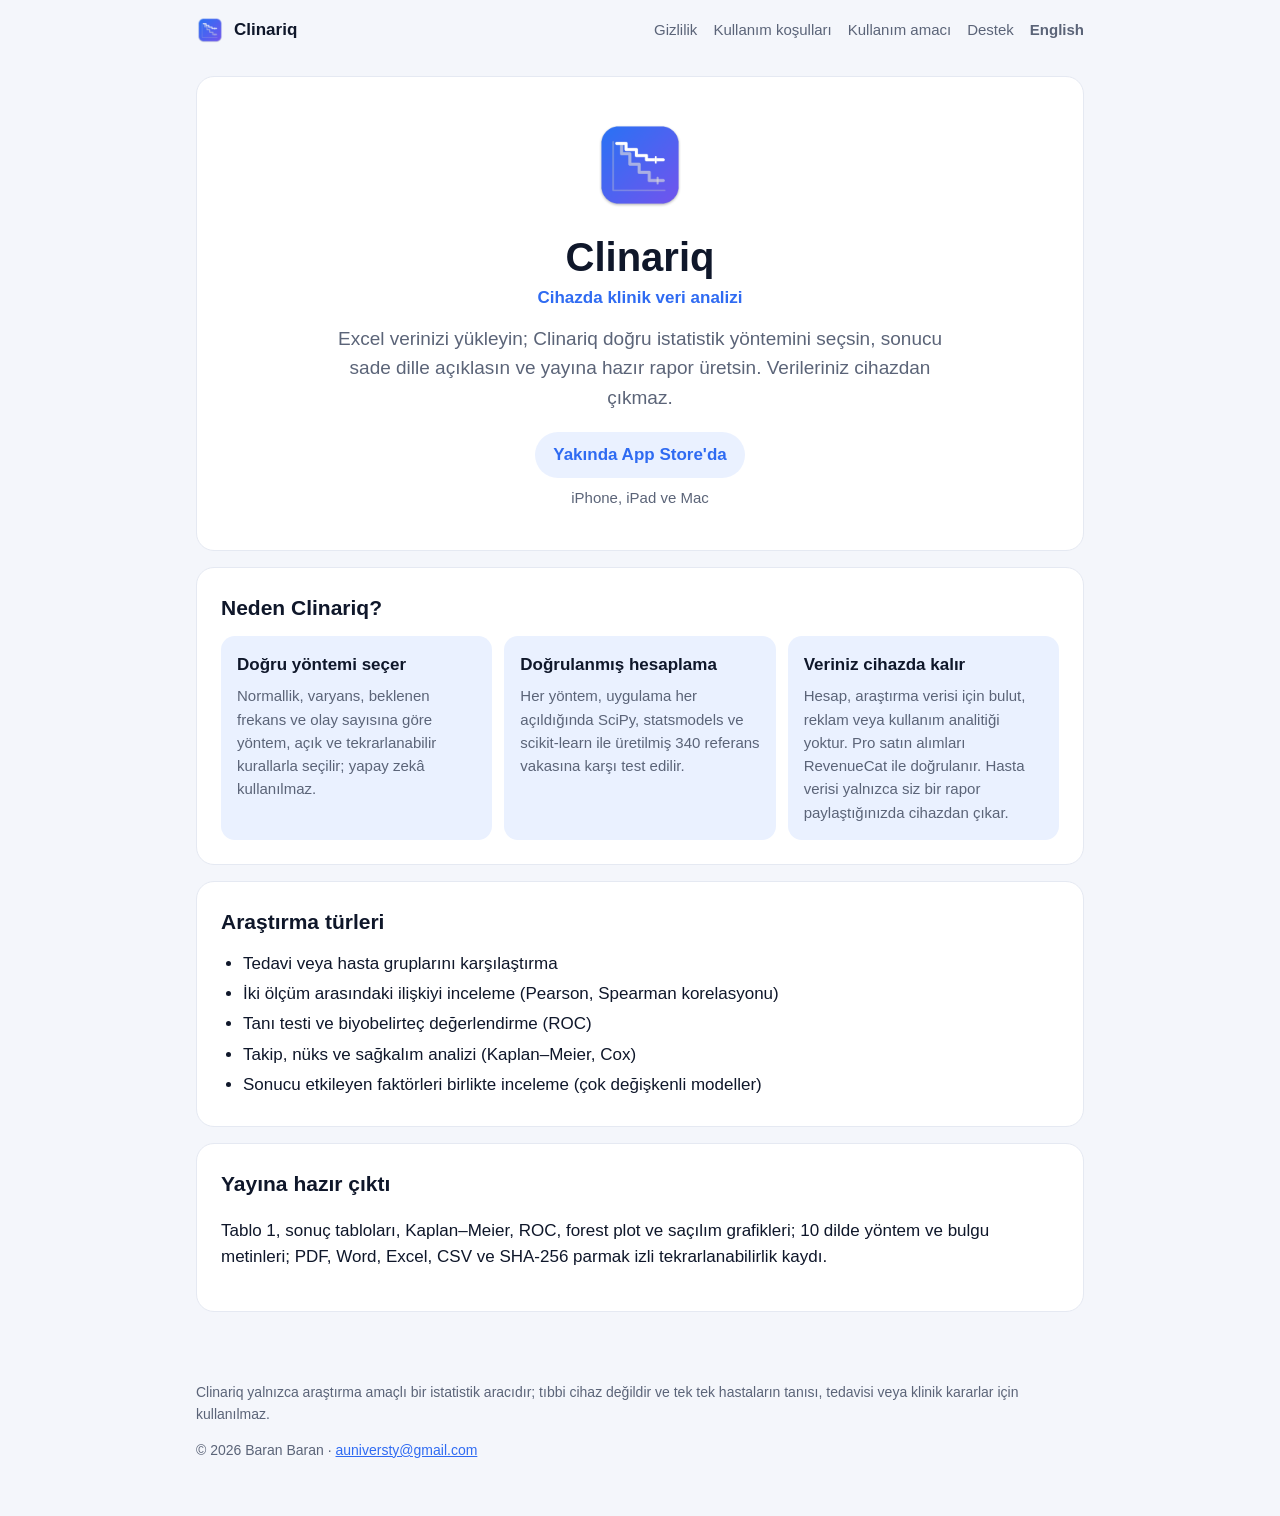
<file: index.html>
<!doctype html>
<html lang="tr">
<head>
<meta charset="utf-8">
<meta name="viewport" content="width=device-width, initial-scale=1">
<title>Clinariq</title>
<meta name="description" content="Excel verinizi yükleyin; Clinariq doğru istatistik yöntemini seçsin, sonucu sade dille açıklasın ve yayına hazır rapor üretsin. Verileriniz cihazdan çıkmaz.">
<link rel="icon" href="icon.png">
<link rel="apple-touch-icon" href="icon.png">
<link rel="stylesheet" href="styles.css">
</head>
<body>
<header class="bar">
  <a class="brand" href="index.html"><img src="icon.png" alt="" width="28" height="28">Clinariq</a>
  <nav><a href="privacy.html">Gizlilik</a><a href="terms.html">Kullanım koşulları</a><a href="intended-use.html">Kullanım amacı</a><a href="support.html">Destek</a><a class="lang" href="en/index.html" hreflang="en">English</a></nav>
</header>
<main>
<section class="hero">
  <img src="icon.png" alt="" width="96" height="96">
  <h1>Clinariq</h1>
  <p class="subtitle">Cihazda klinik veri analizi</p>
  <p class="lead">Excel verinizi yükleyin; Clinariq doğru istatistik yöntemini seçsin, sonucu sade dille açıklasın ve yayına hazır rapor üretsin. Verileriniz cihazdan çıkmaz.</p>
  <div class="cta"><span class="pill">Yakında App Store'da</span><span class="muted">iPhone, iPad ve Mac</span></div>
</section>
<section>
  <h2>Neden Clinariq?</h2>
  <div class="grid"><div class="card"><h3>Doğru yöntemi seçer</h3><p>Normallik, varyans, beklenen frekans ve olay sayısına göre yöntem, açık ve tekrarlanabilir kurallarla seçilir; yapay zekâ kullanılmaz.</p></div><div class="card"><h3>Doğrulanmış hesaplama</h3><p>Her yöntem, uygulama her açıldığında SciPy, statsmodels ve scikit-learn ile üretilmiş 340 referans vakasına karşı test edilir.</p></div><div class="card"><h3>Veriniz cihazda kalır</h3><p>Hesap, araştırma verisi için bulut, reklam veya kullanım analitiği yoktur. Pro satın alımları RevenueCat ile doğrulanır. Hasta verisi yalnızca siz bir rapor paylaştığınızda cihazdan çıkar.</p></div></div>
</section>
<section>
  <h2>Araştırma türleri</h2>
  <ul class="checks"><li>Tedavi veya hasta gruplarını karşılaştırma</li><li>İki ölçüm arasındaki ilişkiyi inceleme (Pearson, Spearman korelasyonu)</li><li>Tanı testi ve biyobelirteç değerlendirme (ROC)</li><li>Takip, nüks ve sağkalım analizi (Kaplan–Meier, Cox)</li><li>Sonucu etkileyen faktörleri birlikte inceleme (çok değişkenli modeller)</li></ul>
</section>
<section>
  <h2>Yayına hazır çıktı</h2>
  <p>Tablo 1, sonuç tabloları, Kaplan–Meier, ROC, forest plot ve saçılım grafikleri; 10 dilde yöntem ve bulgu metinleri; PDF, Word, Excel, CSV ve SHA-256 parmak izli tekrarlanabilirlik kaydı.</p>
</section>
</main>
<footer>
  <p>Clinariq yalnızca araştırma amaçlı bir istatistik aracıdır; tıbbi cihaz değildir ve tek tek hastaların tanısı, tedavisi veya klinik kararlar için kullanılmaz.</p>
  <p>© 2026 Baran Baran · <a href="mailto:auniversty@gmail.com">auniversty@gmail.com</a></p>
</footer>
</body>
</html>
</file>
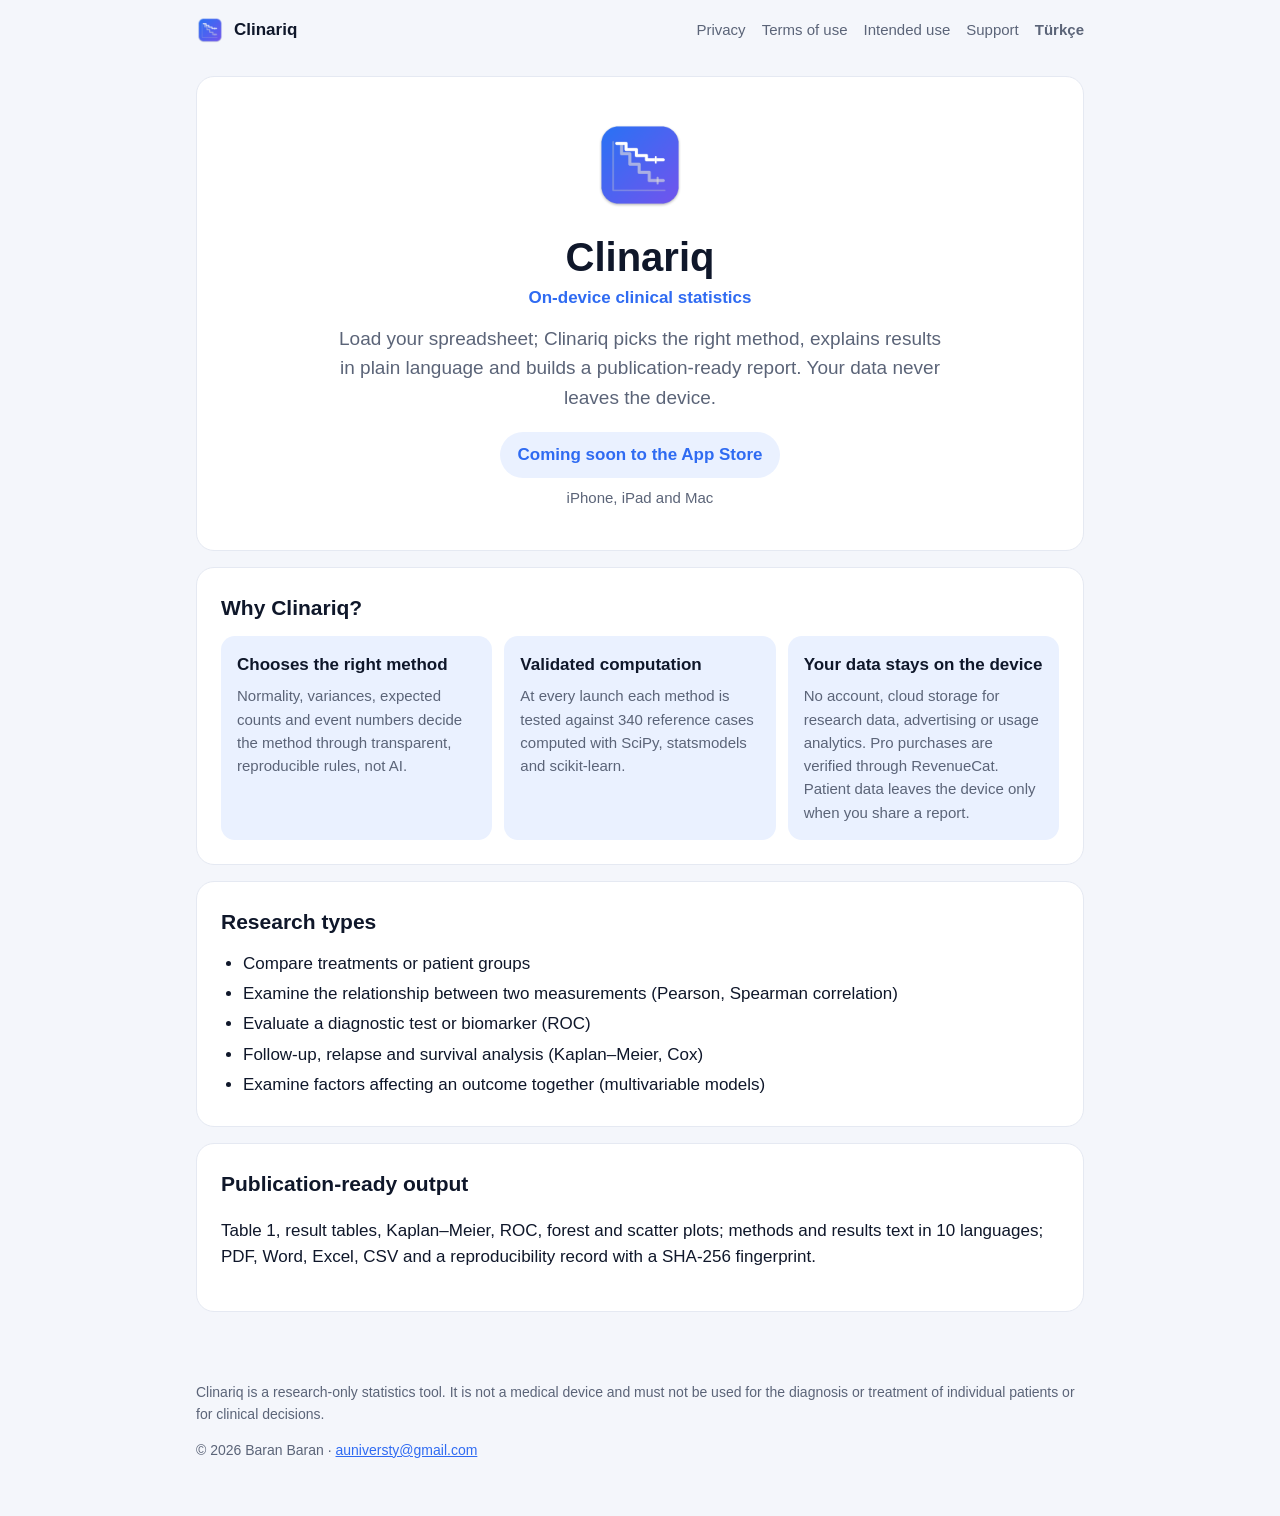
<file: en/index.html>
<!doctype html>
<html lang="en">
<head>
<meta charset="utf-8">
<meta name="viewport" content="width=device-width, initial-scale=1">
<title>Clinariq</title>
<meta name="description" content="Load your spreadsheet; Clinariq picks the right method, explains results in plain language and builds a publication-ready report. Your data never leaves the device.">
<link rel="icon" href="../icon.png">
<link rel="apple-touch-icon" href="../icon.png">
<link rel="stylesheet" href="../styles.css">
</head>
<body>
<header class="bar">
  <a class="brand" href="index.html"><img src="../icon.png" alt="" width="28" height="28">Clinariq</a>
  <nav><a href="privacy.html">Privacy</a><a href="terms.html">Terms of use</a><a href="intended-use.html">Intended use</a><a href="support.html">Support</a><a class="lang" href="../index.html" hreflang="tr">Türkçe</a></nav>
</header>
<main>
<section class="hero">
  <img src="../icon.png" alt="" width="96" height="96">
  <h1>Clinariq</h1>
  <p class="subtitle">On-device clinical statistics</p>
  <p class="lead">Load your spreadsheet; Clinariq picks the right method, explains results in plain language and builds a publication-ready report. Your data never leaves the device.</p>
  <div class="cta"><span class="pill">Coming soon to the App Store</span><span class="muted">iPhone, iPad and Mac</span></div>
</section>
<section>
  <h2>Why Clinariq?</h2>
  <div class="grid"><div class="card"><h3>Chooses the right method</h3><p>Normality, variances, expected counts and event numbers decide the method through transparent, reproducible rules, not AI.</p></div><div class="card"><h3>Validated computation</h3><p>At every launch each method is tested against 340 reference cases computed with SciPy, statsmodels and scikit-learn.</p></div><div class="card"><h3>Your data stays on the device</h3><p>No account, cloud storage for research data, advertising or usage analytics. Pro purchases are verified through RevenueCat. Patient data leaves the device only when you share a report.</p></div></div>
</section>
<section>
  <h2>Research types</h2>
  <ul class="checks"><li>Compare treatments or patient groups</li><li>Examine the relationship between two measurements (Pearson, Spearman correlation)</li><li>Evaluate a diagnostic test or biomarker (ROC)</li><li>Follow-up, relapse and survival analysis (Kaplan–Meier, Cox)</li><li>Examine factors affecting an outcome together (multivariable models)</li></ul>
</section>
<section>
  <h2>Publication-ready output</h2>
  <p>Table 1, result tables, Kaplan–Meier, ROC, forest and scatter plots; methods and results text in 10 languages; PDF, Word, Excel, CSV and a reproducibility record with a SHA-256 fingerprint.</p>
</section>
</main>
<footer>
  <p>Clinariq is a research-only statistics tool. It is not a medical device and must not be used for the diagnosis or treatment of individual patients or for clinical decisions.</p>
  <p>© 2026 Baran Baran · <a href="mailto:auniversty@gmail.com">auniversty@gmail.com</a></p>
</footer>
</body>
</html>
</file>
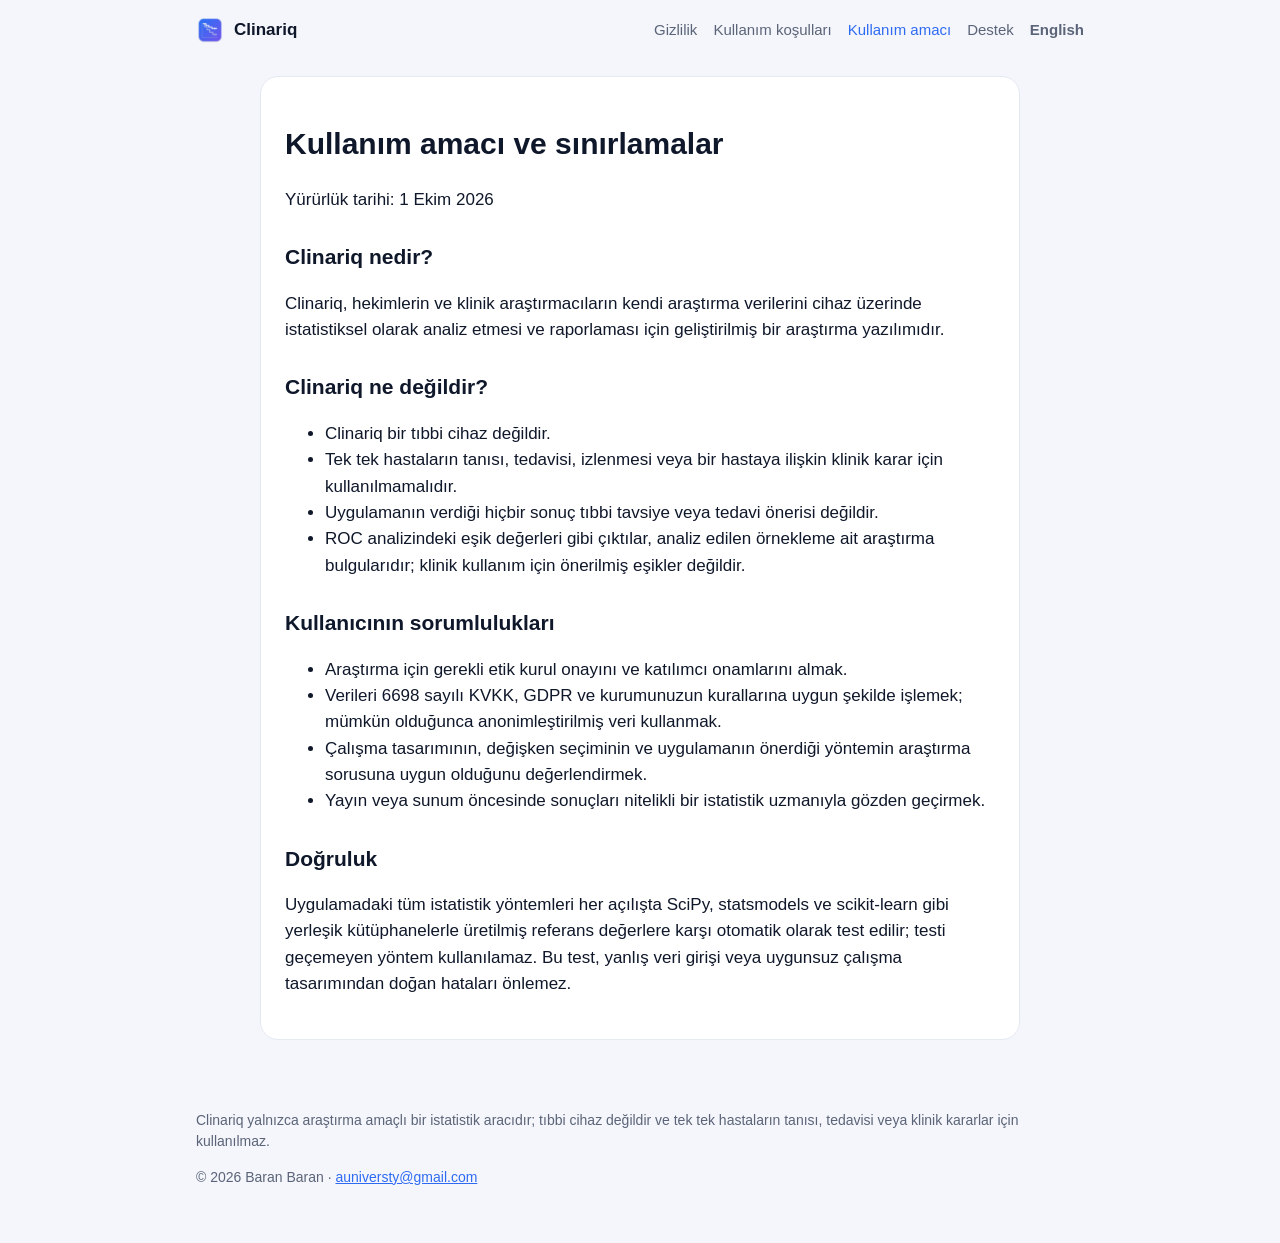
<file: intended-use.html>
<!doctype html>
<html lang="tr">
<head>
<meta charset="utf-8">
<meta name="viewport" content="width=device-width, initial-scale=1">
<title>Kullanım amacı ve sınırlamalar · Clinariq</title>
<meta name="description" content="Kullanım amacı ve sınırlamalar">
<link rel="icon" href="icon.png">
<link rel="apple-touch-icon" href="icon.png">
<link rel="stylesheet" href="styles.css">
</head>
<body>
<header class="bar">
  <a class="brand" href="index.html"><img src="icon.png" alt="" width="28" height="28">Clinariq</a>
  <nav><a href="privacy.html">Gizlilik</a><a href="terms.html">Kullanım koşulları</a><a href="intended-use.html" aria-current="page">Kullanım amacı</a><a href="support.html">Destek</a><a class="lang" href="en/intended-use.html" hreflang="en">English</a></nav>
</header>
<main>
<article>
<h1>Kullanım amacı ve sınırlamalar</h1>
<p>Yürürlük tarihi: 1 Ekim 2026</p>
<h2>Clinariq nedir?</h2>
<p>Clinariq, hekimlerin ve klinik araştırmacıların kendi araştırma verilerini cihaz üzerinde istatistiksel olarak analiz etmesi ve raporlaması için geliştirilmiş bir araştırma yazılımıdır.</p>
<h2>Clinariq ne değildir?</h2>
<ul>
<li>Clinariq bir tıbbi cihaz değildir.</li>
<li>Tek tek hastaların tanısı, tedavisi, izlenmesi veya bir hastaya ilişkin klinik karar için kullanılmamalıdır.</li>
<li>Uygulamanın verdiği hiçbir sonuç tıbbi tavsiye veya tedavi önerisi değildir.</li>
<li>ROC analizindeki eşik değerleri gibi çıktılar, analiz edilen örnekleme ait araştırma bulgularıdır; klinik kullanım için önerilmiş eşikler değildir.</li>
</ul>
<h2>Kullanıcının sorumlulukları</h2>
<ul>
<li>Araştırma için gerekli etik kurul onayını ve katılımcı onamlarını almak.</li>
<li>Verileri 6698 sayılı KVKK, GDPR ve kurumunuzun kurallarına uygun şekilde işlemek; mümkün olduğunca anonimleştirilmiş veri kullanmak.</li>
<li>Çalışma tasarımının, değişken seçiminin ve uygulamanın önerdiği yöntemin araştırma sorusuna uygun olduğunu değerlendirmek.</li>
<li>Yayın veya sunum öncesinde sonuçları nitelikli bir istatistik uzmanıyla gözden geçirmek.</li>
</ul>
<h2>Doğruluk</h2>
<p>Uygulamadaki tüm istatistik yöntemleri her açılışta SciPy, statsmodels ve scikit-learn gibi yerleşik kütüphanelerle üretilmiş referans değerlere karşı otomatik olarak test edilir; testi geçemeyen yöntem kullanılamaz. Bu test, yanlış veri girişi veya uygunsuz çalışma tasarımından doğan hataları önlemez.</p>
</article>
</main>
<footer>
  <p>Clinariq yalnızca araştırma amaçlı bir istatistik aracıdır; tıbbi cihaz değildir ve tek tek hastaların tanısı, tedavisi veya klinik kararlar için kullanılmaz.</p>
  <p>© 2026 Baran Baran · <a href="mailto:auniversty@gmail.com">auniversty@gmail.com</a></p>
</footer>
</body>
</html>
</file>
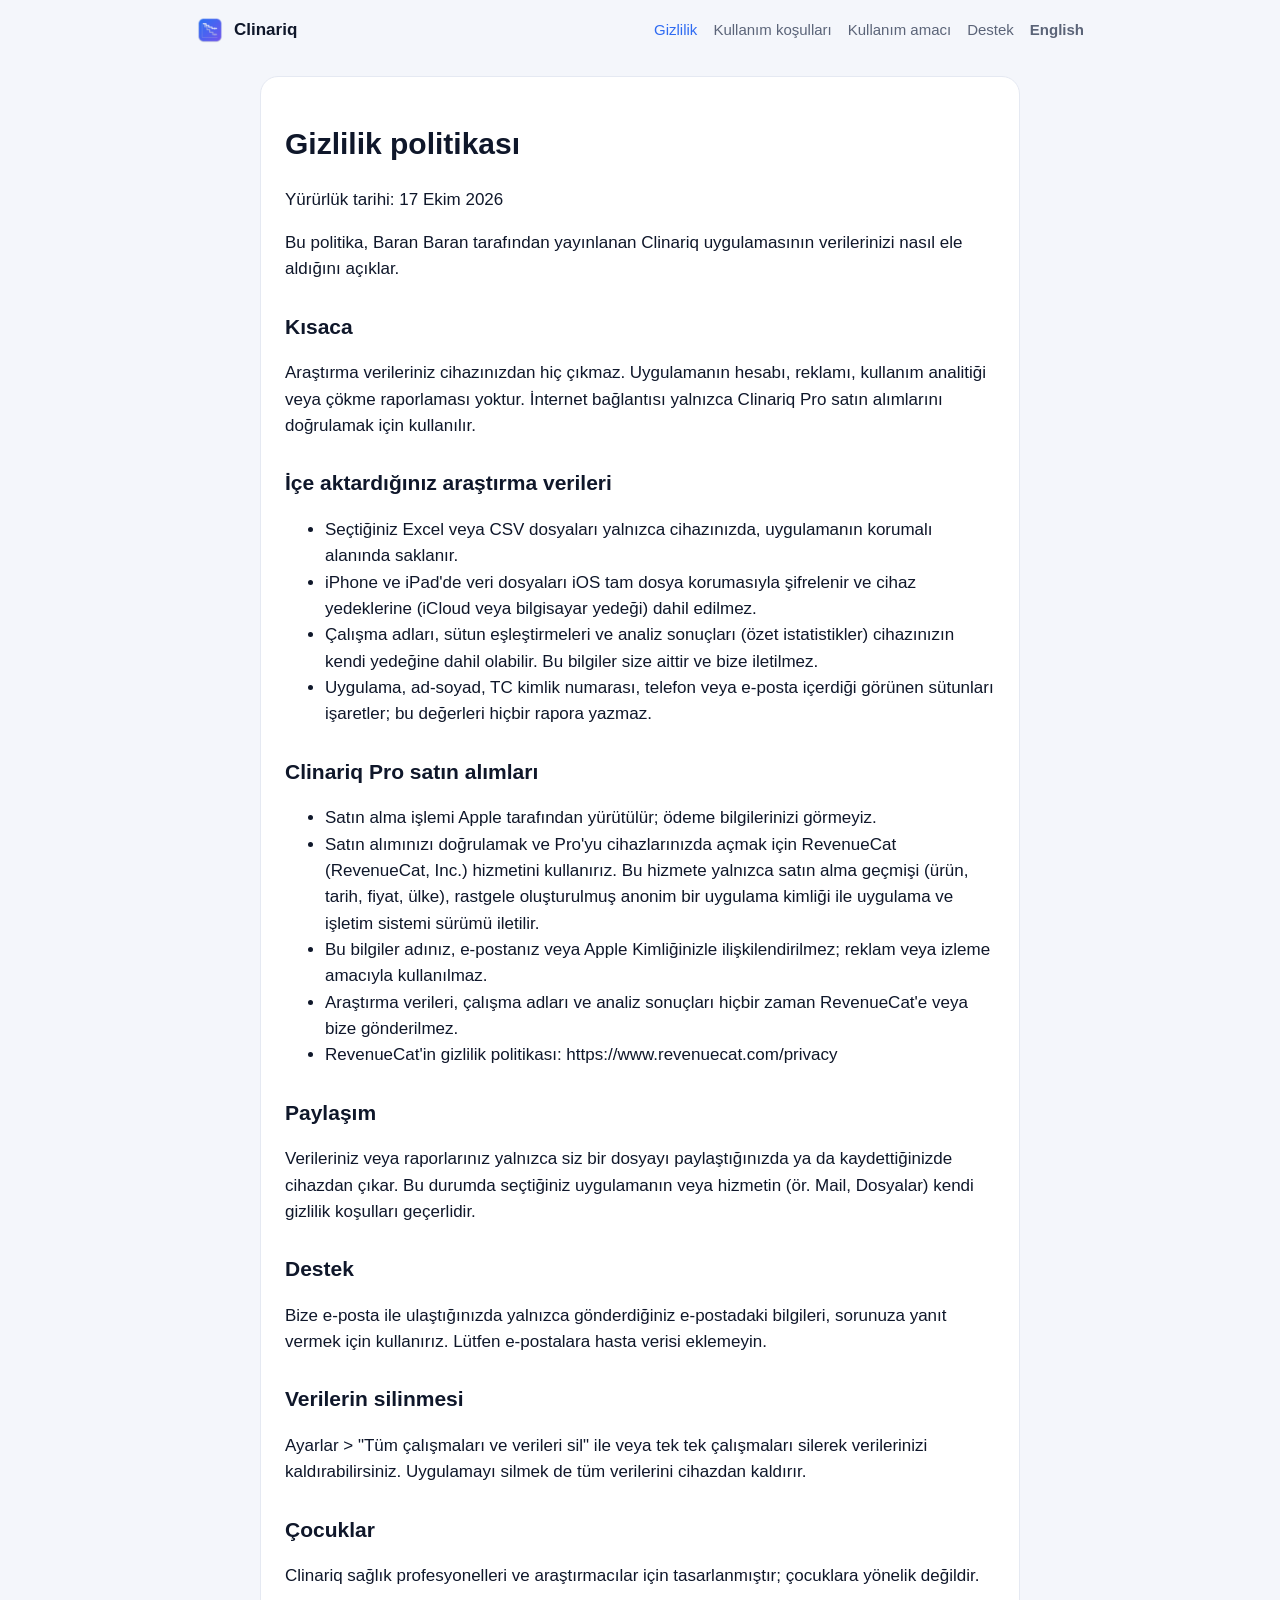
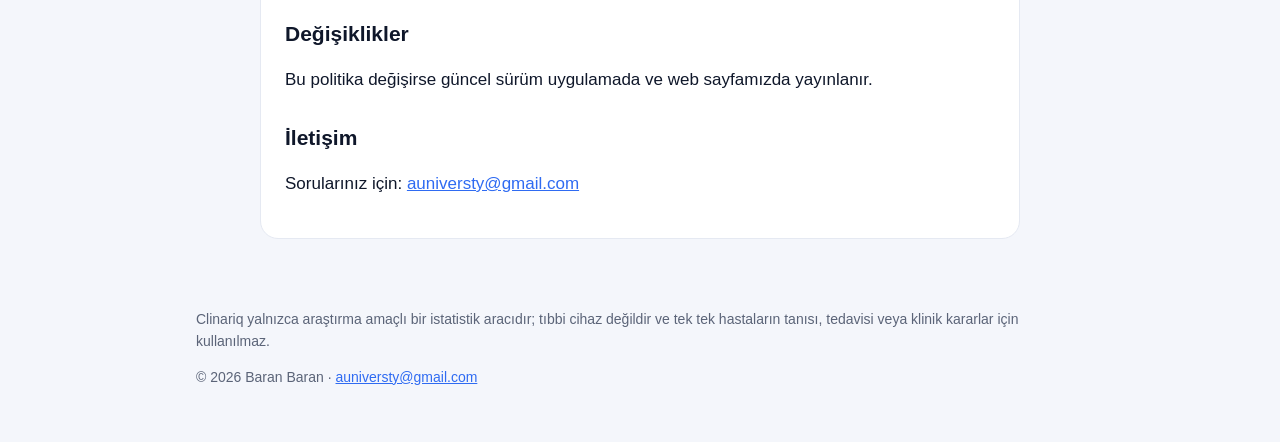
<file: privacy.html>
<!doctype html>
<html lang="tr">
<head>
<meta charset="utf-8">
<meta name="viewport" content="width=device-width, initial-scale=1">
<title>Gizlilik politikası · Clinariq</title>
<meta name="description" content="Gizlilik politikası">
<link rel="icon" href="icon.png">
<link rel="apple-touch-icon" href="icon.png">
<link rel="stylesheet" href="styles.css">
</head>
<body>
<header class="bar">
  <a class="brand" href="index.html"><img src="icon.png" alt="" width="28" height="28">Clinariq</a>
  <nav><a href="privacy.html" aria-current="page">Gizlilik</a><a href="terms.html">Kullanım koşulları</a><a href="intended-use.html">Kullanım amacı</a><a href="support.html">Destek</a><a class="lang" href="en/privacy.html" hreflang="en">English</a></nav>
</header>
<main>
<article>
<h1>Gizlilik politikası</h1>
<p>Yürürlük tarihi: 17 Ekim 2026</p>
<p>Bu politika, Baran Baran tarafından yayınlanan Clinariq uygulamasının verilerinizi nasıl ele aldığını açıklar.</p>
<h2>Kısaca</h2>
<p>Araştırma verileriniz cihazınızdan hiç çıkmaz. Uygulamanın hesabı, reklamı, kullanım analitiği veya çökme raporlaması yoktur. İnternet bağlantısı yalnızca Clinariq Pro satın alımlarını doğrulamak için kullanılır.</p>
<h2>İçe aktardığınız araştırma verileri</h2>
<ul>
<li>Seçtiğiniz Excel veya CSV dosyaları yalnızca cihazınızda, uygulamanın korumalı alanında saklanır.</li>
<li>iPhone ve iPad&#x27;de veri dosyaları iOS tam dosya korumasıyla şifrelenir ve cihaz yedeklerine (iCloud veya bilgisayar yedeği) dahil edilmez.</li>
<li>Çalışma adları, sütun eşleştirmeleri ve analiz sonuçları (özet istatistikler) cihazınızın kendi yedeğine dahil olabilir. Bu bilgiler size aittir ve bize iletilmez.</li>
<li>Uygulama, ad-soyad, TC kimlik numarası, telefon veya e-posta içerdiği görünen sütunları işaretler; bu değerleri hiçbir rapora yazmaz.</li>
</ul>
<h2>Clinariq Pro satın alımları</h2>
<ul>
<li>Satın alma işlemi Apple tarafından yürütülür; ödeme bilgilerinizi görmeyiz.</li>
<li>Satın alımınızı doğrulamak ve Pro&#x27;yu cihazlarınızda açmak için RevenueCat (RevenueCat, Inc.) hizmetini kullanırız. Bu hizmete yalnızca satın alma geçmişi (ürün, tarih, fiyat, ülke), rastgele oluşturulmuş anonim bir uygulama kimliği ile uygulama ve işletim sistemi sürümü iletilir.</li>
<li>Bu bilgiler adınız, e-postanız veya Apple Kimliğinizle ilişkilendirilmez; reklam veya izleme amacıyla kullanılmaz.</li>
<li>Araştırma verileri, çalışma adları ve analiz sonuçları hiçbir zaman RevenueCat&#x27;e veya bize gönderilmez.</li>
<li>RevenueCat&#x27;in gizlilik politikası: https://www.revenuecat.com/privacy</li>
</ul>
<h2>Paylaşım</h2>
<p>Verileriniz veya raporlarınız yalnızca siz bir dosyayı paylaştığınızda ya da kaydettiğinizde cihazdan çıkar. Bu durumda seçtiğiniz uygulamanın veya hizmetin (ör. Mail, Dosyalar) kendi gizlilik koşulları geçerlidir.</p>
<h2>Destek</h2>
<p>Bize e-posta ile ulaştığınızda yalnızca gönderdiğiniz e-postadaki bilgileri, sorunuza yanıt vermek için kullanırız. Lütfen e-postalara hasta verisi eklemeyin.</p>
<h2>Verilerin silinmesi</h2>
<p>Ayarlar &gt; &quot;Tüm çalışmaları ve verileri sil&quot; ile veya tek tek çalışmaları silerek verilerinizi kaldırabilirsiniz. Uygulamayı silmek de tüm verilerini cihazdan kaldırır.</p>
<h2>Çocuklar</h2>
<p>Clinariq sağlık profesyonelleri ve araştırmacılar için tasarlanmıştır; çocuklara yönelik değildir.</p>
<h2>Değişiklikler</h2>
<p>Bu politika değişirse güncel sürüm uygulamada ve web sayfamızda yayınlanır.</p>
<h2>İletişim</h2>
<p>Sorularınız için: <a href="mailto:auniversty@gmail.com">auniversty@gmail.com</a></p>
</article>
</main>
<footer>
  <p>Clinariq yalnızca araştırma amaçlı bir istatistik aracıdır; tıbbi cihaz değildir ve tek tek hastaların tanısı, tedavisi veya klinik kararlar için kullanılmaz.</p>
  <p>© 2026 Baran Baran · <a href="mailto:auniversty@gmail.com">auniversty@gmail.com</a></p>
</footer>
</body>
</html>
</file>
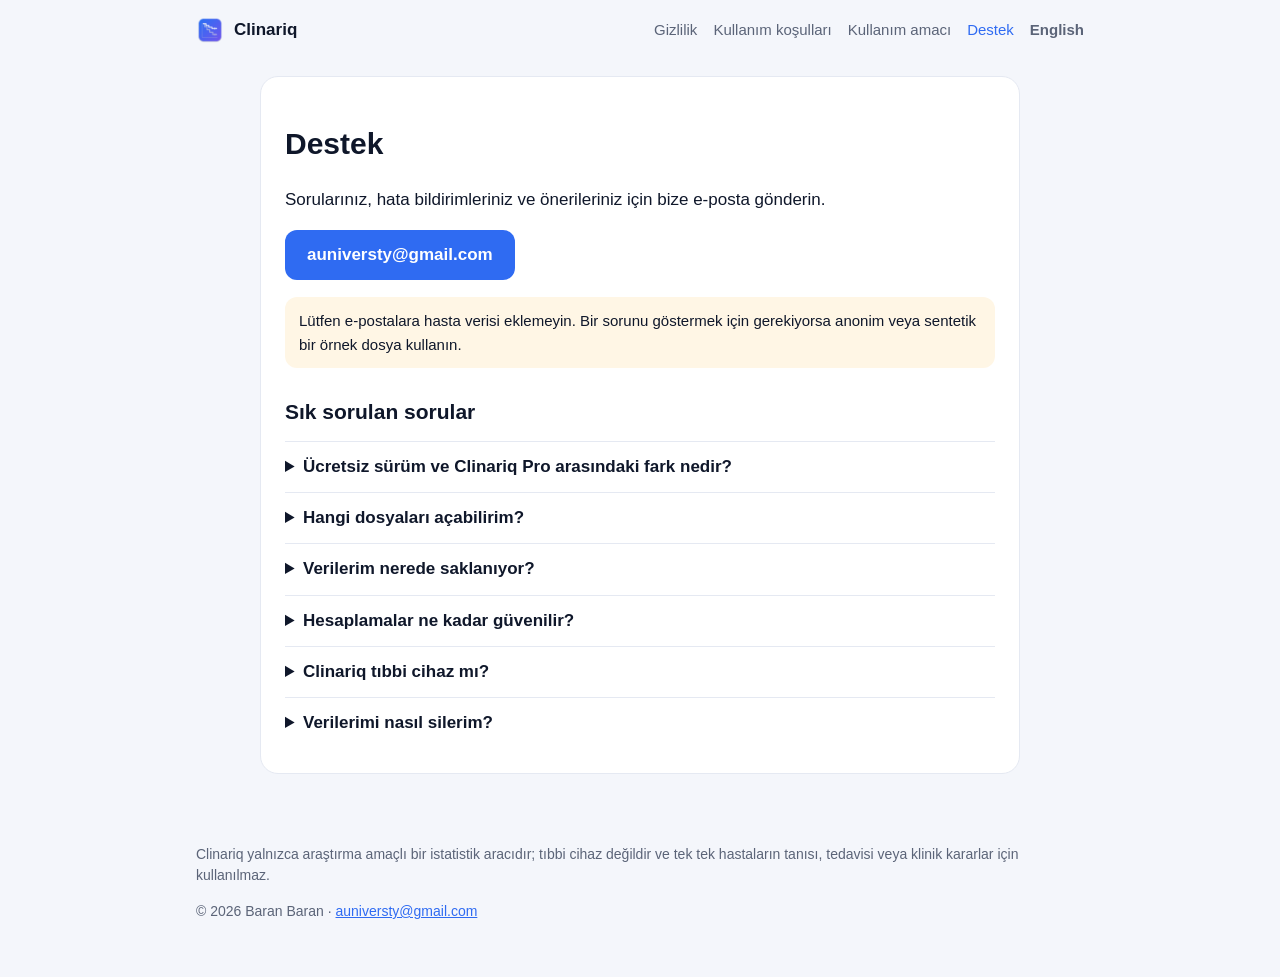
<file: support.html>
<!doctype html>
<html lang="tr">
<head>
<meta charset="utf-8">
<meta name="viewport" content="width=device-width, initial-scale=1">
<title>Destek · Clinariq</title>
<meta name="description" content="Sorularınız, hata bildirimleriniz ve önerileriniz için bize e-posta gönderin.">
<link rel="icon" href="icon.png">
<link rel="apple-touch-icon" href="icon.png">
<link rel="stylesheet" href="styles.css">
</head>
<body>
<header class="bar">
  <a class="brand" href="index.html"><img src="icon.png" alt="" width="28" height="28">Clinariq</a>
  <nav><a href="privacy.html">Gizlilik</a><a href="terms.html">Kullanım koşulları</a><a href="intended-use.html">Kullanım amacı</a><a href="support.html" aria-current="page">Destek</a><a class="lang" href="en/support.html" hreflang="en">English</a></nav>
</header>
<main>
<article>
<h1>Destek</h1>
<p>Sorularınız, hata bildirimleriniz ve önerileriniz için bize e-posta gönderin.</p>
<p class="contact"><a class="button" href="mailto:auniversty@gmail.com?subject=Clinariq">auniversty@gmail.com</a></p>
<p class="note">Lütfen e-postalara hasta verisi eklemeyin. Bir sorunu göstermek için gerekiyorsa anonim veya sentetik bir örnek dosya kullanın.</p>
<h2>Sık sorulan sorular</h2>
<details><summary>Ücretsiz sürüm ve Clinariq Pro arasındaki fark nedir?</summary><p>Ücretsiz sürümde bir çalışma oluşturabilir, analiz sonuçlarını ekranda inceleyebilir ve örneklem hesabını kullanabilirsiniz. Clinariq Pro sınırsız çalışma, çok değişkenli modeller, Tablo 1, makale metinleri ve PDF, Word, Excel, CSV çıktısını açar. Aylık ve yıllık abonelik ile tek seferlik ömür boyu satın alma sunulur. Ücretli planlarda ücretsiz deneme süresi yoktur.</p></details><details><summary>Hangi dosyaları açabilirim?</summary><p>Excel (.xlsx, .xls), CSV ve sekmeyle ayrılmış metin dosyaları. İlk satırda sütun adları olmalı; üstteki başlık satırları, birleştirilmiş hücreler ve alt toplamlar otomatik tanınır. Mail, WhatsApp veya Dosyalar&#x27;daki bir dosyayı paylaş menüsünden doğrudan Clinariq ile açabilirsiniz.</p></details><details><summary>Verilerim nerede saklanıyor?</summary><p>Yalnızca cihazınızda, uygulamanın korumalı alanında. iPhone ve iPad&#x27;de veri dosyaları şifrelenir ve yedeklere dahil edilmez. Araştırma verileri hiçbir sunucuya gönderilmez; internet yalnızca Pro satın alımını doğrulamak için kullanılır.</p></details><details><summary>Hesaplamalar ne kadar güvenilir?</summary><p>Her yöntem her açılışta 340 referans vakasına (2.462 değer) karşı test edilir; testi geçemeyen yöntem kullanılmaz. Sonuçlar Ayarlar &gt; İstatistik motoru doğrulaması bölümünde görülebilir.</p></details><details><summary>Clinariq tıbbi cihaz mı?</summary><p>Hayır. Clinariq araştırma verilerinin istatistiksel analizi içindir; tek tek hastalarla ilgili tanı veya tedavi kararlarında kullanılmamalıdır.</p></details><details><summary>Verilerimi nasıl silerim?</summary><p>Çalışmaları tek tek silebilir ya da Ayarlar &gt; &quot;Tüm çalışmaları ve verileri sil&quot; seçeneğini kullanabilirsiniz. Uygulamayı silmek de tüm verilerini kaldırır.</p></details>
</article>
</main>
<footer>
  <p>Clinariq yalnızca araştırma amaçlı bir istatistik aracıdır; tıbbi cihaz değildir ve tek tek hastaların tanısı, tedavisi veya klinik kararlar için kullanılmaz.</p>
  <p>© 2026 Baran Baran · <a href="mailto:auniversty@gmail.com">auniversty@gmail.com</a></p>
</footer>
</body>
</html>
</file>
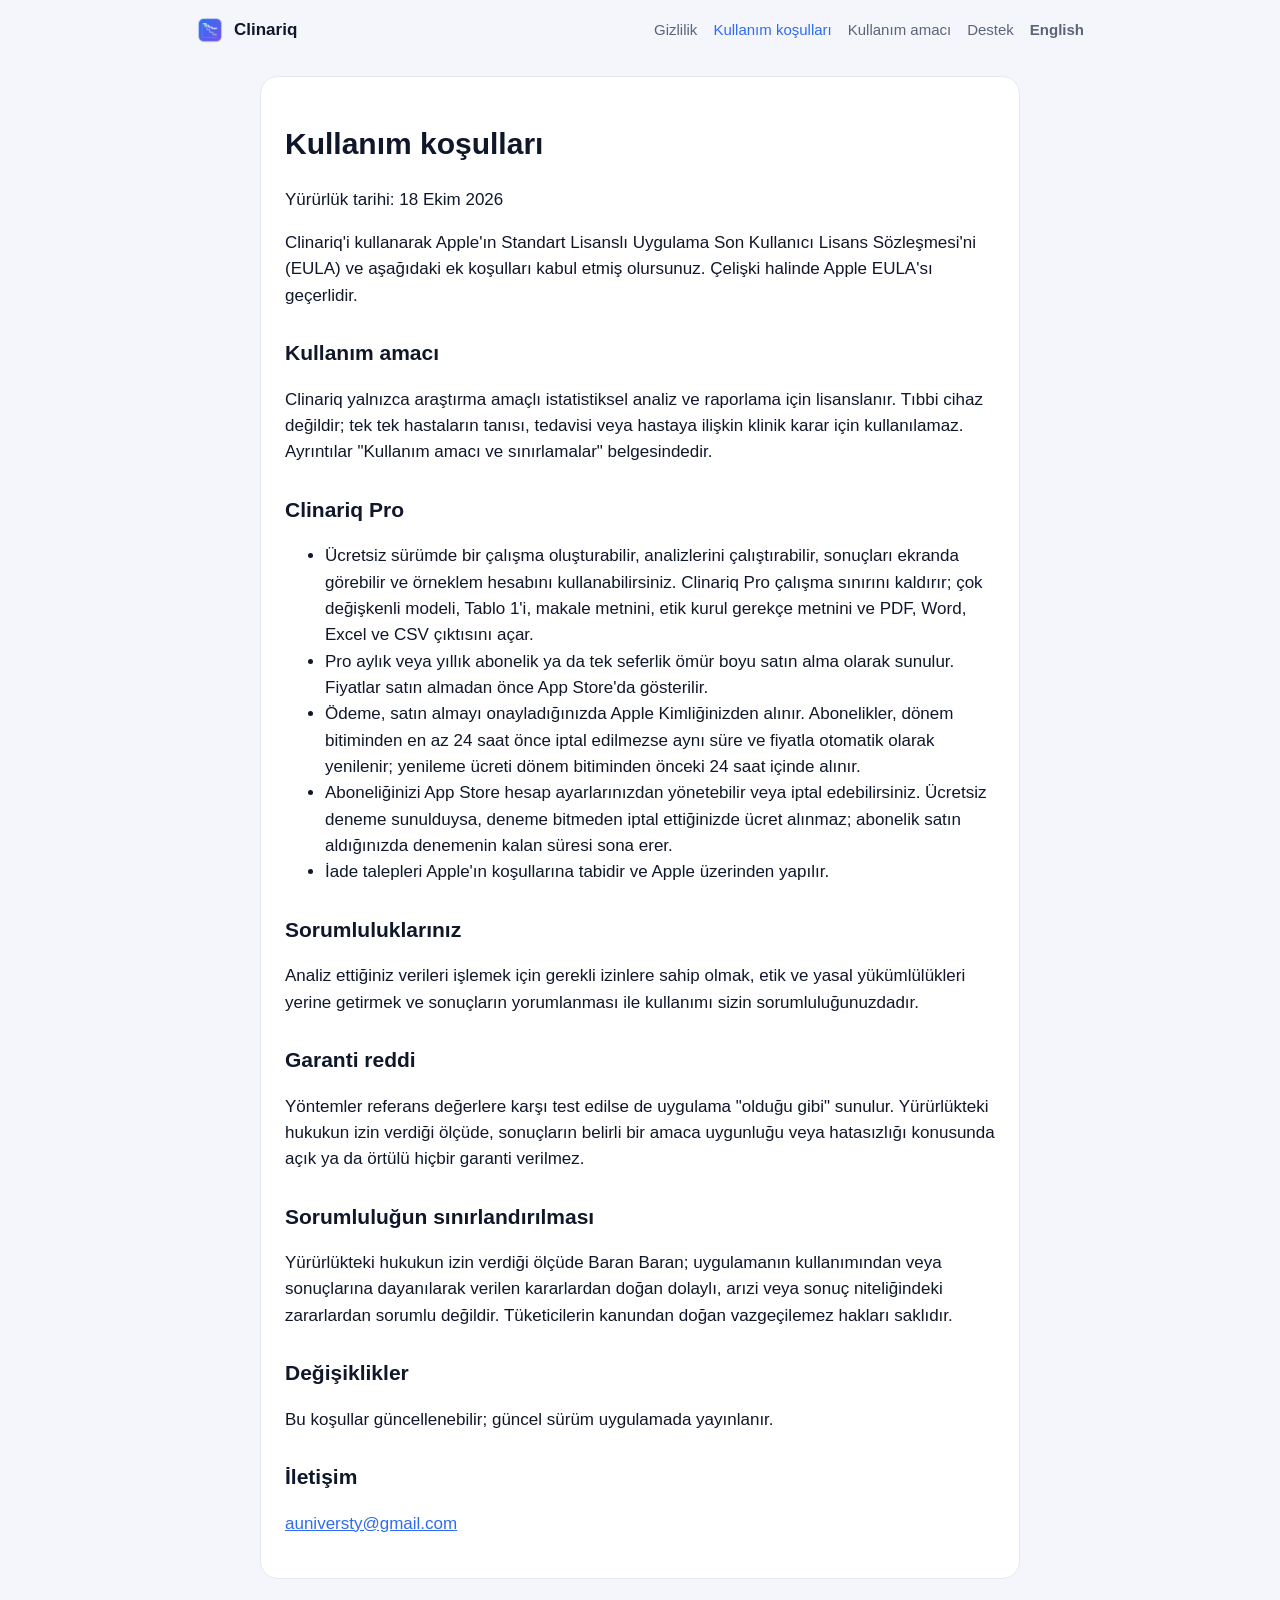
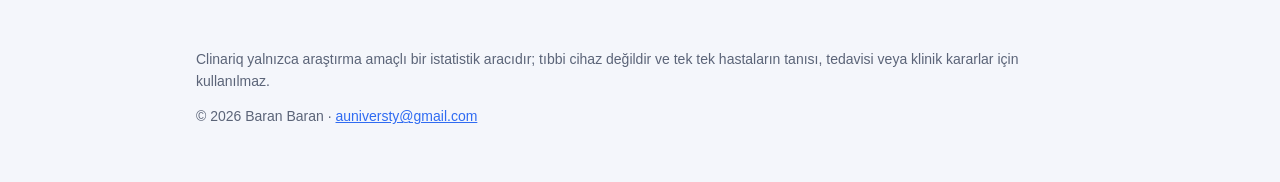
<file: terms.html>
<!doctype html>
<html lang="tr">
<head>
<meta charset="utf-8">
<meta name="viewport" content="width=device-width, initial-scale=1">
<title>Kullanım koşulları · Clinariq</title>
<meta name="description" content="Kullanım koşulları">
<link rel="icon" href="icon.png">
<link rel="apple-touch-icon" href="icon.png">
<link rel="stylesheet" href="styles.css">
</head>
<body>
<header class="bar">
  <a class="brand" href="index.html"><img src="icon.png" alt="" width="28" height="28">Clinariq</a>
  <nav><a href="privacy.html">Gizlilik</a><a href="terms.html" aria-current="page">Kullanım koşulları</a><a href="intended-use.html">Kullanım amacı</a><a href="support.html">Destek</a><a class="lang" href="en/terms.html" hreflang="en">English</a></nav>
</header>
<main>
<article>
<h1>Kullanım koşulları</h1>
<p>Yürürlük tarihi: 18 Ekim 2026</p>
<p>Clinariq&#x27;i kullanarak Apple&#x27;ın Standart Lisanslı Uygulama Son Kullanıcı Lisans Sözleşmesi&#x27;ni (EULA) ve aşağıdaki ek koşulları kabul etmiş olursunuz. Çelişki halinde Apple EULA&#x27;sı geçerlidir.</p>
<h2>Kullanım amacı</h2>
<p>Clinariq yalnızca araştırma amaçlı istatistiksel analiz ve raporlama için lisanslanır. Tıbbi cihaz değildir; tek tek hastaların tanısı, tedavisi veya hastaya ilişkin klinik karar için kullanılamaz. Ayrıntılar &quot;Kullanım amacı ve sınırlamalar&quot; belgesindedir.</p>
<h2>Clinariq Pro</h2>
<ul>
<li>Ücretsiz sürümde bir çalışma oluşturabilir, analizlerini çalıştırabilir, sonuçları ekranda görebilir ve örneklem hesabını kullanabilirsiniz. Clinariq Pro çalışma sınırını kaldırır; çok değişkenli modeli, Tablo 1&#x27;i, makale metnini, etik kurul gerekçe metnini ve PDF, Word, Excel ve CSV çıktısını açar.</li>
<li>Pro aylık veya yıllık abonelik ya da tek seferlik ömür boyu satın alma olarak sunulur. Fiyatlar satın almadan önce App Store&#x27;da gösterilir.</li>
<li>Ödeme, satın almayı onayladığınızda Apple Kimliğinizden alınır. Abonelikler, dönem bitiminden en az 24 saat önce iptal edilmezse aynı süre ve fiyatla otomatik olarak yenilenir; yenileme ücreti dönem bitiminden önceki 24 saat içinde alınır.</li>
<li>Aboneliğinizi App Store hesap ayarlarınızdan yönetebilir veya iptal edebilirsiniz. Ücretsiz deneme sunulduysa, deneme bitmeden iptal ettiğinizde ücret alınmaz; abonelik satın aldığınızda denemenin kalan süresi sona erer.</li>
<li>İade talepleri Apple&#x27;ın koşullarına tabidir ve Apple üzerinden yapılır.</li>
</ul>
<h2>Sorumluluklarınız</h2>
<p>Analiz ettiğiniz verileri işlemek için gerekli izinlere sahip olmak, etik ve yasal yükümlülükleri yerine getirmek ve sonuçların yorumlanması ile kullanımı sizin sorumluluğunuzdadır.</p>
<h2>Garanti reddi</h2>
<p>Yöntemler referans değerlere karşı test edilse de uygulama &quot;olduğu gibi&quot; sunulur. Yürürlükteki hukukun izin verdiği ölçüde, sonuçların belirli bir amaca uygunluğu veya hatasızlığı konusunda açık ya da örtülü hiçbir garanti verilmez.</p>
<h2>Sorumluluğun sınırlandırılması</h2>
<p>Yürürlükteki hukukun izin verdiği ölçüde Baran Baran; uygulamanın kullanımından veya sonuçlarına dayanılarak verilen kararlardan doğan dolaylı, arızi veya sonuç niteliğindeki zararlardan sorumlu değildir. Tüketicilerin kanundan doğan vazgeçilemez hakları saklıdır.</p>
<h2>Değişiklikler</h2>
<p>Bu koşullar güncellenebilir; güncel sürüm uygulamada yayınlanır.</p>
<h2>İletişim</h2>
<p><a href="mailto:auniversty@gmail.com">auniversty@gmail.com</a></p>
</article>
</main>
<footer>
  <p>Clinariq yalnızca araştırma amaçlı bir istatistik aracıdır; tıbbi cihaz değildir ve tek tek hastaların tanısı, tedavisi veya klinik kararlar için kullanılmaz.</p>
  <p>© 2026 Baran Baran · <a href="mailto:auniversty@gmail.com">auniversty@gmail.com</a></p>
</footer>
</body>
</html>
</file>
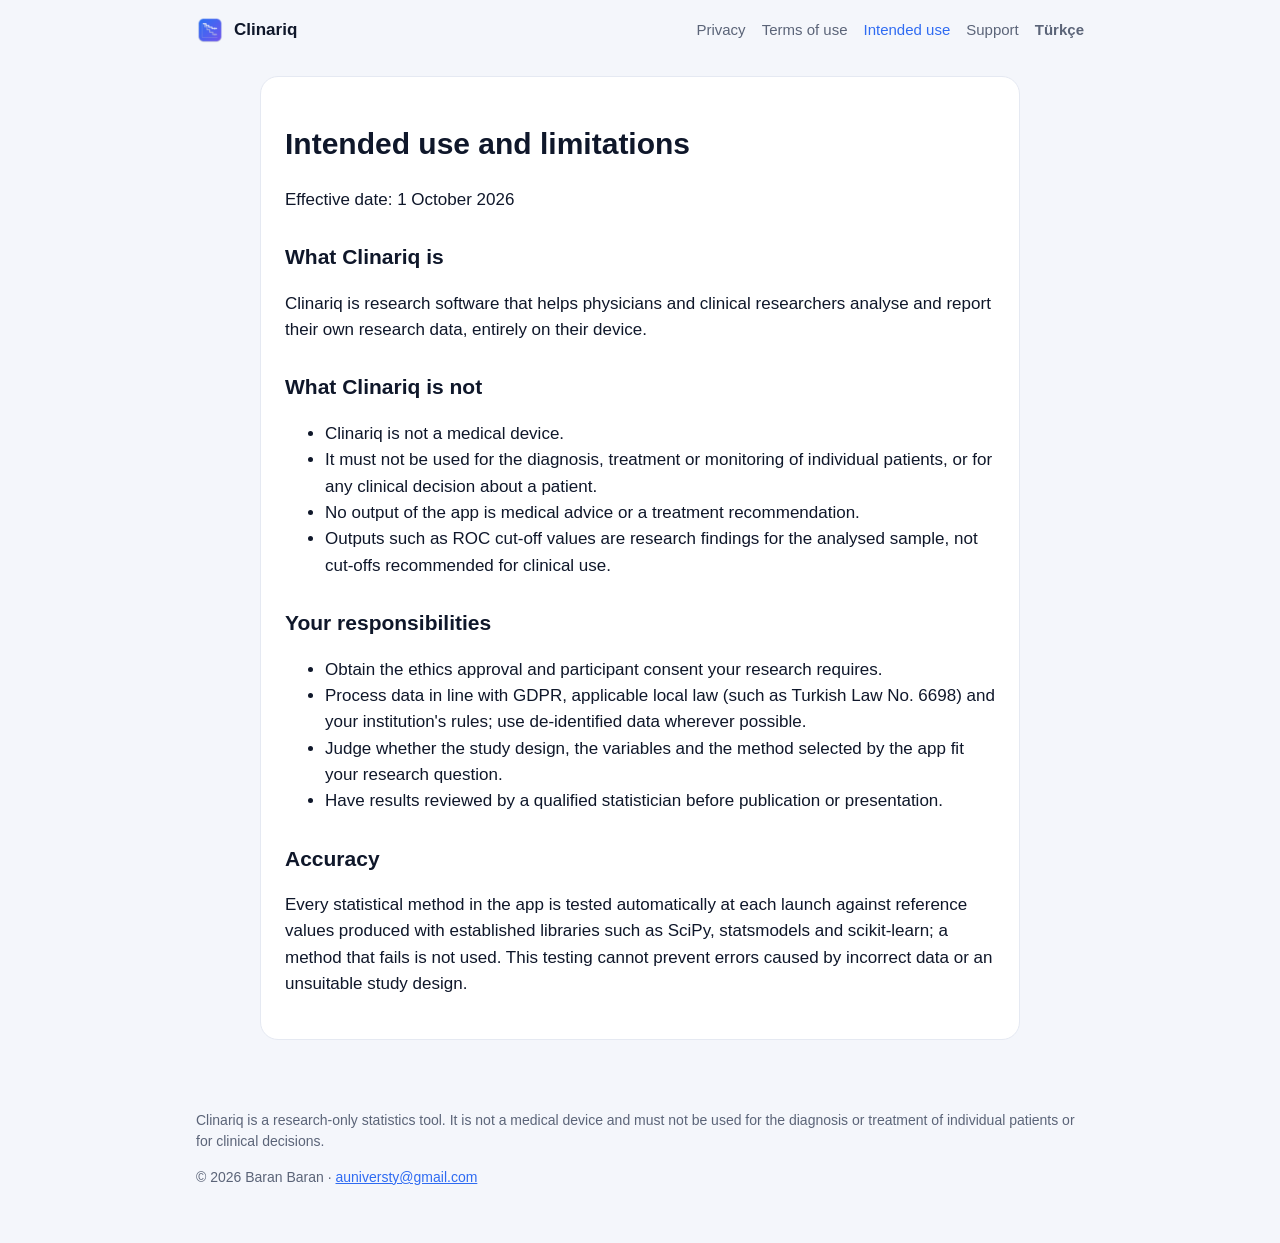
<file: en/intended-use.html>
<!doctype html>
<html lang="en">
<head>
<meta charset="utf-8">
<meta name="viewport" content="width=device-width, initial-scale=1">
<title>Intended use and limitations · Clinariq</title>
<meta name="description" content="Intended use and limitations">
<link rel="icon" href="../icon.png">
<link rel="apple-touch-icon" href="../icon.png">
<link rel="stylesheet" href="../styles.css">
</head>
<body>
<header class="bar">
  <a class="brand" href="index.html"><img src="../icon.png" alt="" width="28" height="28">Clinariq</a>
  <nav><a href="privacy.html">Privacy</a><a href="terms.html">Terms of use</a><a href="intended-use.html" aria-current="page">Intended use</a><a href="support.html">Support</a><a class="lang" href="../intended-use.html" hreflang="tr">Türkçe</a></nav>
</header>
<main>
<article>
<h1>Intended use and limitations</h1>
<p>Effective date: 1 October 2026</p>
<h2>What Clinariq is</h2>
<p>Clinariq is research software that helps physicians and clinical researchers analyse and report their own research data, entirely on their device.</p>
<h2>What Clinariq is not</h2>
<ul>
<li>Clinariq is not a medical device.</li>
<li>It must not be used for the diagnosis, treatment or monitoring of individual patients, or for any clinical decision about a patient.</li>
<li>No output of the app is medical advice or a treatment recommendation.</li>
<li>Outputs such as ROC cut-off values are research findings for the analysed sample, not cut-offs recommended for clinical use.</li>
</ul>
<h2>Your responsibilities</h2>
<ul>
<li>Obtain the ethics approval and participant consent your research requires.</li>
<li>Process data in line with GDPR, applicable local law (such as Turkish Law No. 6698) and your institution&#x27;s rules; use de-identified data wherever possible.</li>
<li>Judge whether the study design, the variables and the method selected by the app fit your research question.</li>
<li>Have results reviewed by a qualified statistician before publication or presentation.</li>
</ul>
<h2>Accuracy</h2>
<p>Every statistical method in the app is tested automatically at each launch against reference values produced with established libraries such as SciPy, statsmodels and scikit-learn; a method that fails is not used. This testing cannot prevent errors caused by incorrect data or an unsuitable study design.</p>
</article>
</main>
<footer>
  <p>Clinariq is a research-only statistics tool. It is not a medical device and must not be used for the diagnosis or treatment of individual patients or for clinical decisions.</p>
  <p>© 2026 Baran Baran · <a href="mailto:auniversty@gmail.com">auniversty@gmail.com</a></p>
</footer>
</body>
</html>
</file>
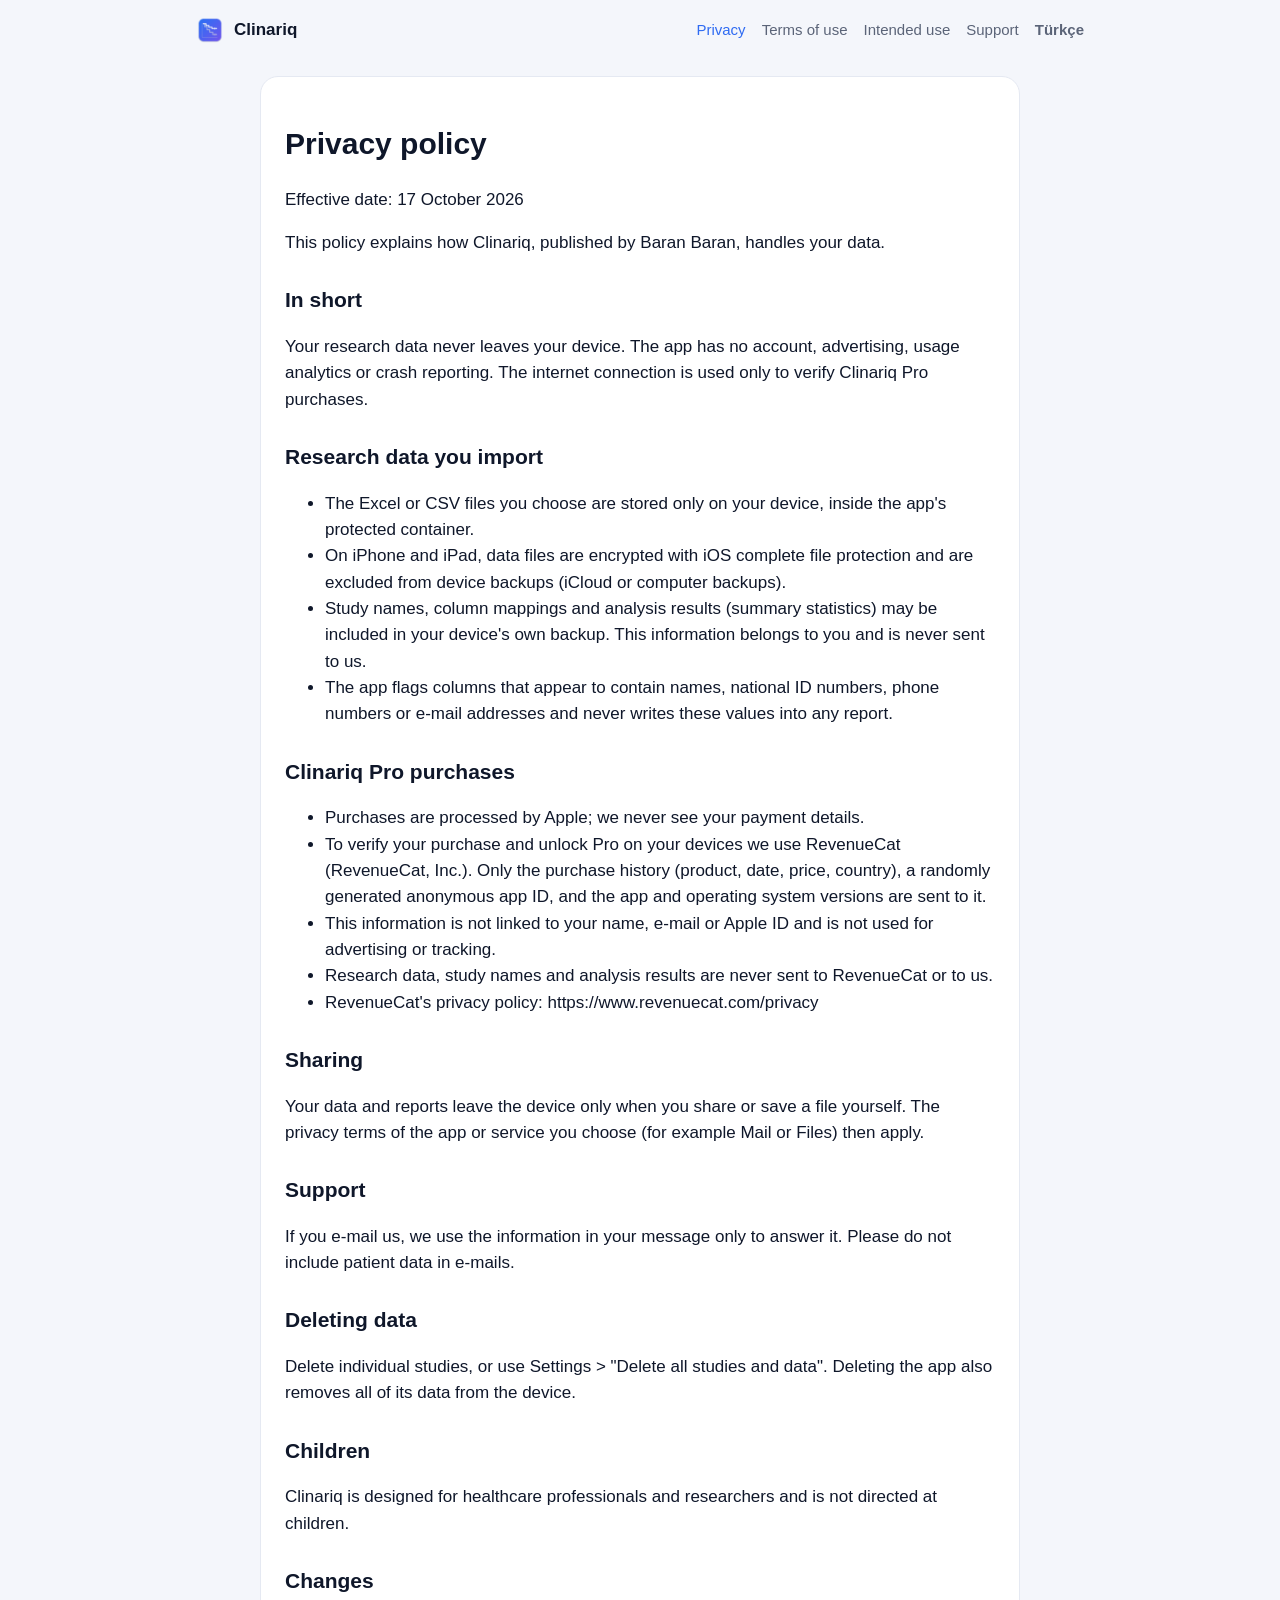
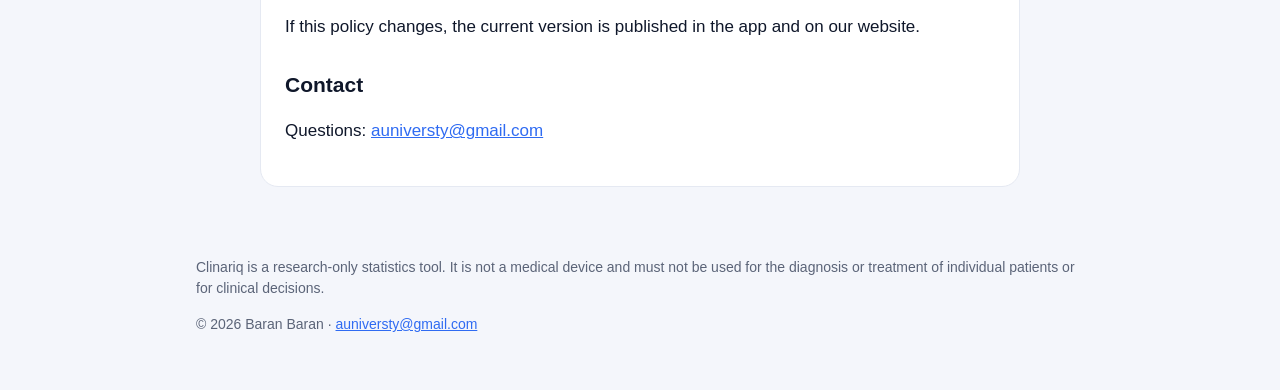
<file: en/privacy.html>
<!doctype html>
<html lang="en">
<head>
<meta charset="utf-8">
<meta name="viewport" content="width=device-width, initial-scale=1">
<title>Privacy policy · Clinariq</title>
<meta name="description" content="Privacy policy">
<link rel="icon" href="../icon.png">
<link rel="apple-touch-icon" href="../icon.png">
<link rel="stylesheet" href="../styles.css">
</head>
<body>
<header class="bar">
  <a class="brand" href="index.html"><img src="../icon.png" alt="" width="28" height="28">Clinariq</a>
  <nav><a href="privacy.html" aria-current="page">Privacy</a><a href="terms.html">Terms of use</a><a href="intended-use.html">Intended use</a><a href="support.html">Support</a><a class="lang" href="../privacy.html" hreflang="tr">Türkçe</a></nav>
</header>
<main>
<article>
<h1>Privacy policy</h1>
<p>Effective date: 17 October 2026</p>
<p>This policy explains how Clinariq, published by Baran Baran, handles your data.</p>
<h2>In short</h2>
<p>Your research data never leaves your device. The app has no account, advertising, usage analytics or crash reporting. The internet connection is used only to verify Clinariq Pro purchases.</p>
<h2>Research data you import</h2>
<ul>
<li>The Excel or CSV files you choose are stored only on your device, inside the app&#x27;s protected container.</li>
<li>On iPhone and iPad, data files are encrypted with iOS complete file protection and are excluded from device backups (iCloud or computer backups).</li>
<li>Study names, column mappings and analysis results (summary statistics) may be included in your device&#x27;s own backup. This information belongs to you and is never sent to us.</li>
<li>The app flags columns that appear to contain names, national ID numbers, phone numbers or e-mail addresses and never writes these values into any report.</li>
</ul>
<h2>Clinariq Pro purchases</h2>
<ul>
<li>Purchases are processed by Apple; we never see your payment details.</li>
<li>To verify your purchase and unlock Pro on your devices we use RevenueCat (RevenueCat, Inc.). Only the purchase history (product, date, price, country), a randomly generated anonymous app ID, and the app and operating system versions are sent to it.</li>
<li>This information is not linked to your name, e-mail or Apple ID and is not used for advertising or tracking.</li>
<li>Research data, study names and analysis results are never sent to RevenueCat or to us.</li>
<li>RevenueCat&#x27;s privacy policy: https://www.revenuecat.com/privacy</li>
</ul>
<h2>Sharing</h2>
<p>Your data and reports leave the device only when you share or save a file yourself. The privacy terms of the app or service you choose (for example Mail or Files) then apply.</p>
<h2>Support</h2>
<p>If you e-mail us, we use the information in your message only to answer it. Please do not include patient data in e-mails.</p>
<h2>Deleting data</h2>
<p>Delete individual studies, or use Settings &gt; &quot;Delete all studies and data&quot;. Deleting the app also removes all of its data from the device.</p>
<h2>Children</h2>
<p>Clinariq is designed for healthcare professionals and researchers and is not directed at children.</p>
<h2>Changes</h2>
<p>If this policy changes, the current version is published in the app and on our website.</p>
<h2>Contact</h2>
<p>Questions: <a href="mailto:auniversty@gmail.com">auniversty@gmail.com</a></p>
</article>
</main>
<footer>
  <p>Clinariq is a research-only statistics tool. It is not a medical device and must not be used for the diagnosis or treatment of individual patients or for clinical decisions.</p>
  <p>© 2026 Baran Baran · <a href="mailto:auniversty@gmail.com">auniversty@gmail.com</a></p>
</footer>
</body>
</html>
</file>
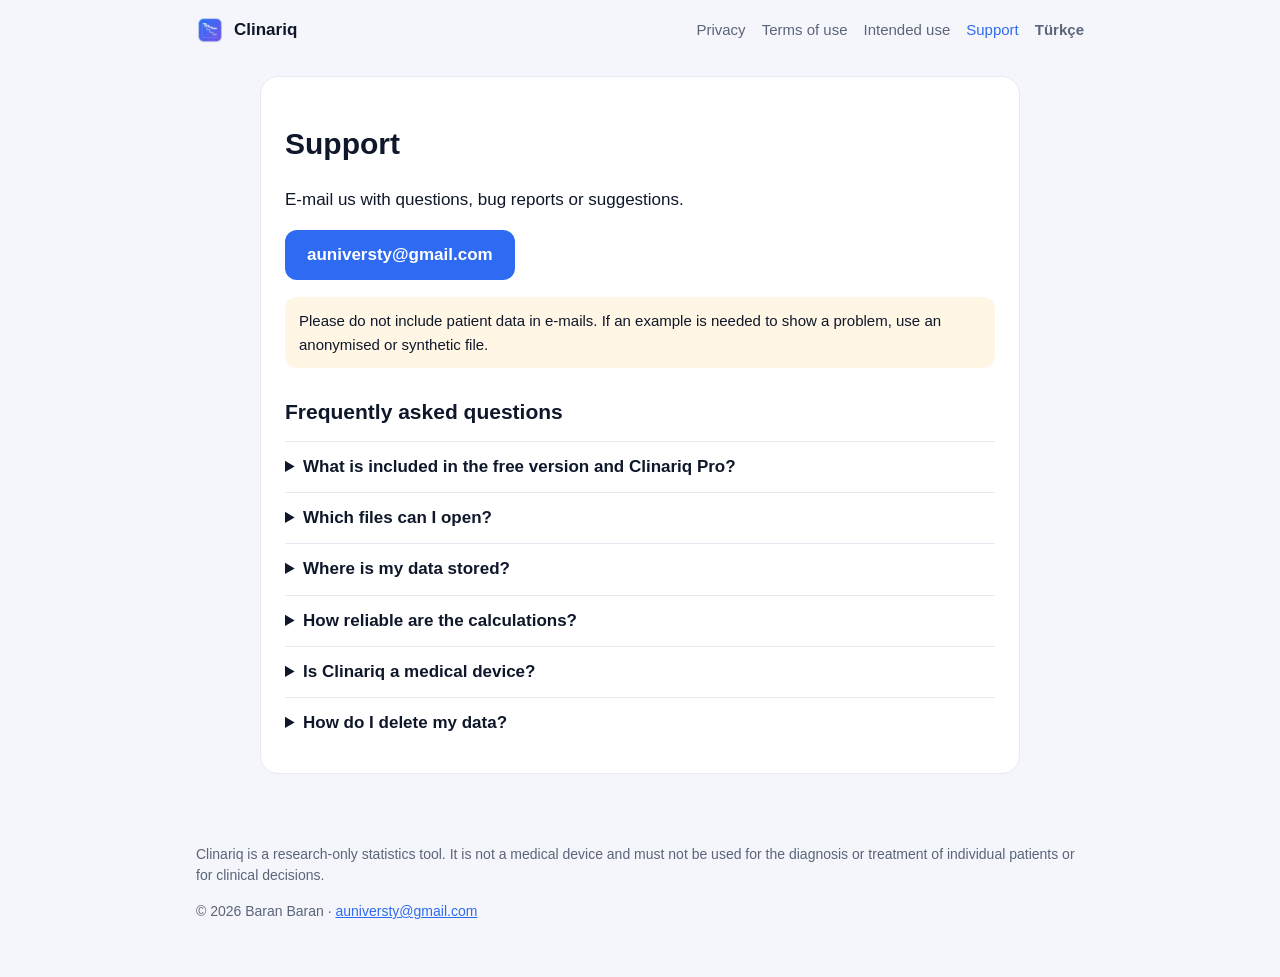
<file: en/support.html>
<!doctype html>
<html lang="en">
<head>
<meta charset="utf-8">
<meta name="viewport" content="width=device-width, initial-scale=1">
<title>Support · Clinariq</title>
<meta name="description" content="E-mail us with questions, bug reports or suggestions.">
<link rel="icon" href="../icon.png">
<link rel="apple-touch-icon" href="../icon.png">
<link rel="stylesheet" href="../styles.css">
</head>
<body>
<header class="bar">
  <a class="brand" href="index.html"><img src="../icon.png" alt="" width="28" height="28">Clinariq</a>
  <nav><a href="privacy.html">Privacy</a><a href="terms.html">Terms of use</a><a href="intended-use.html">Intended use</a><a href="support.html" aria-current="page">Support</a><a class="lang" href="../support.html" hreflang="tr">Türkçe</a></nav>
</header>
<main>
<article>
<h1>Support</h1>
<p>E-mail us with questions, bug reports or suggestions.</p>
<p class="contact"><a class="button" href="mailto:auniversty@gmail.com?subject=Clinariq">auniversty@gmail.com</a></p>
<p class="note">Please do not include patient data in e-mails. If an example is needed to show a problem, use an anonymised or synthetic file.</p>
<h2>Frequently asked questions</h2>
<details><summary>What is included in the free version and Clinariq Pro?</summary><p>The free version includes one study, on-screen analysis results and the sample size calculator. Clinariq Pro unlocks unlimited studies, multivariable models, Table 1, manuscript text and PDF, Word, Excel and CSV exports. Monthly and annual subscriptions and a one-time lifetime purchase are available. Paid plans do not include a free trial.</p></details><details><summary>Which files can I open?</summary><p>Excel (.xlsx, .xls), CSV and tab-separated text files with column names in the first row. Title rows, merged cells and total rows are recognised automatically. Files in Mail, WhatsApp or Files can be opened in Clinariq directly from the share menu.</p></details><details><summary>Where is my data stored?</summary><p>Only on your device, inside the app&#x27;s protected container. On iPhone and iPad data files are encrypted and excluded from backups. Research data is never sent to any server; the internet is used only to verify Pro purchases.</p></details><details><summary>How reliable are the calculations?</summary><p>Each method is tested at every launch against 340 reference cases (2,462 values); a method that fails is not used. See Settings &gt; Statistics engine validation.</p></details><details><summary>Is Clinariq a medical device?</summary><p>No. Clinariq is for the statistical analysis of research data and must not be used for diagnosis or treatment decisions about individual patients.</p></details><details><summary>How do I delete my data?</summary><p>Delete studies one by one, or use Settings &gt; &quot;Delete all studies and data&quot;. Deleting the app also removes all of its data.</p></details>
</article>
</main>
<footer>
  <p>Clinariq is a research-only statistics tool. It is not a medical device and must not be used for the diagnosis or treatment of individual patients or for clinical decisions.</p>
  <p>© 2026 Baran Baran · <a href="mailto:auniversty@gmail.com">auniversty@gmail.com</a></p>
</footer>
</body>
</html>
</file>
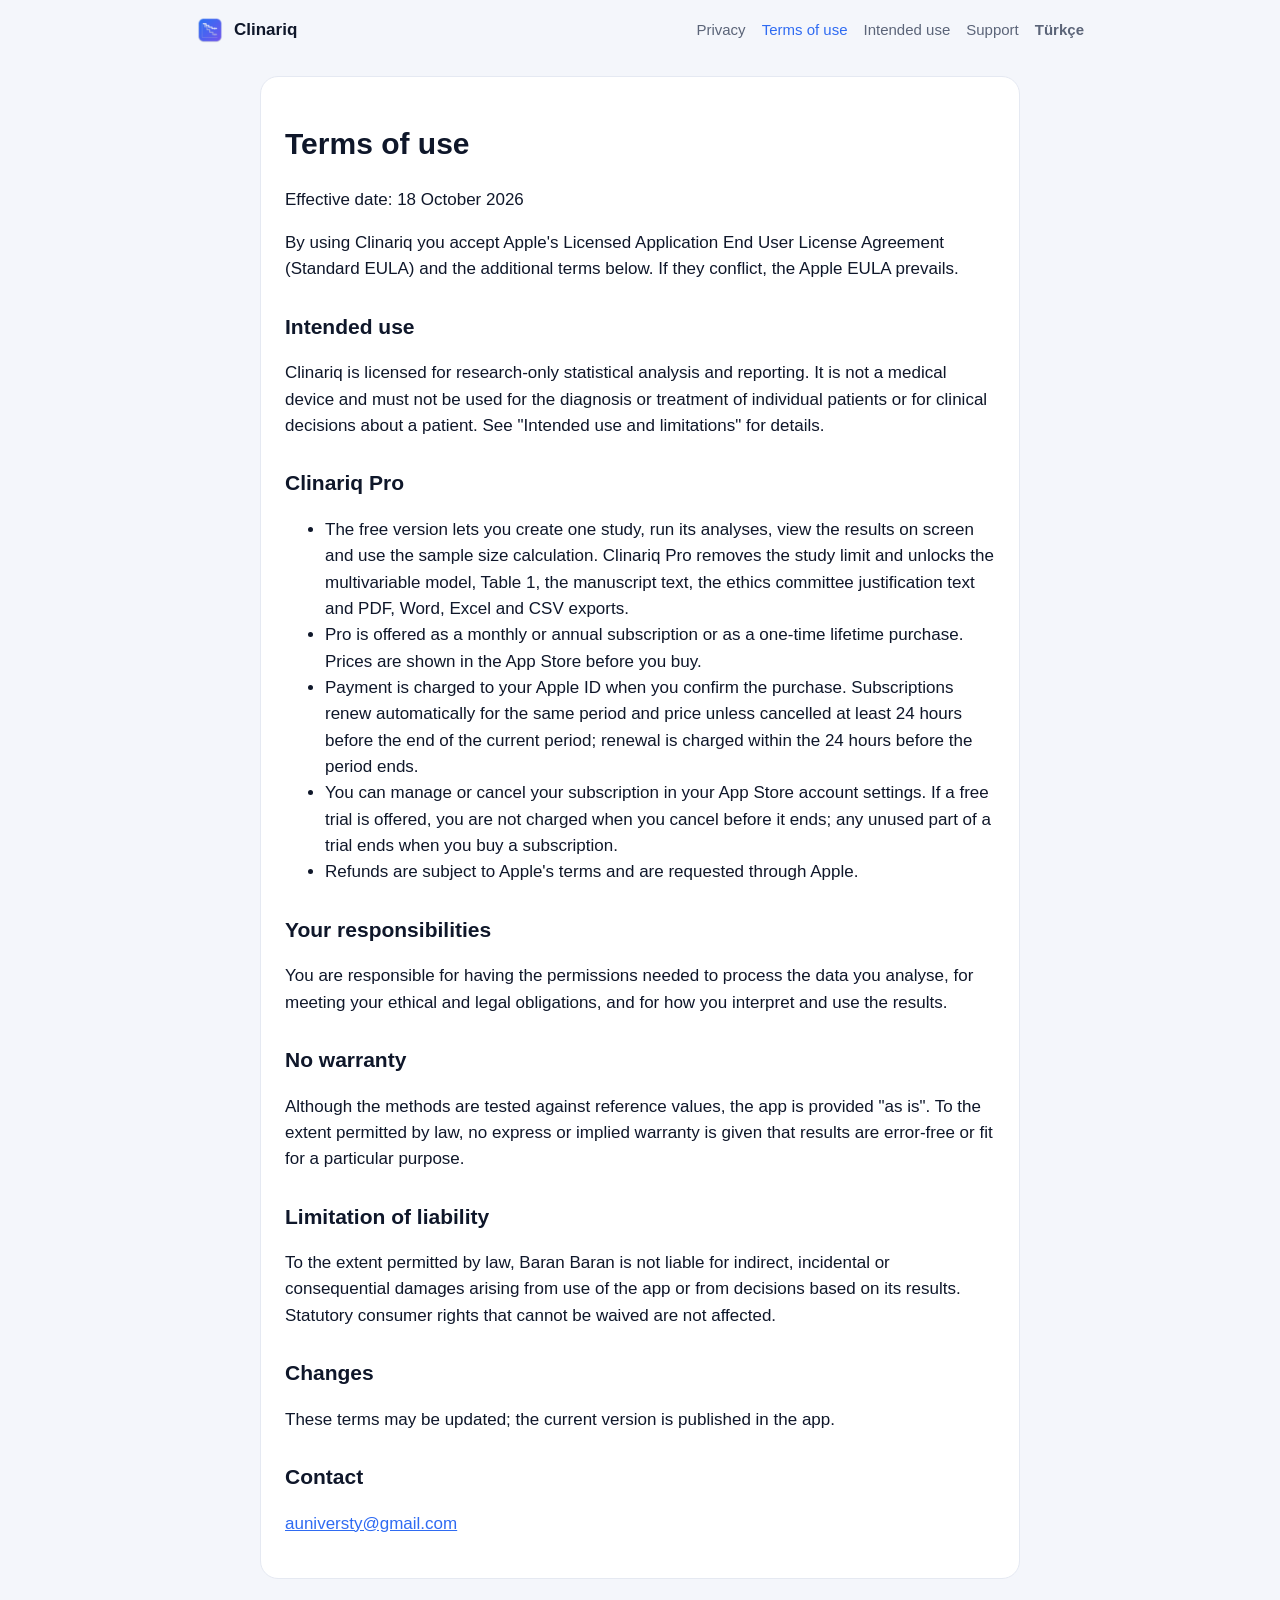
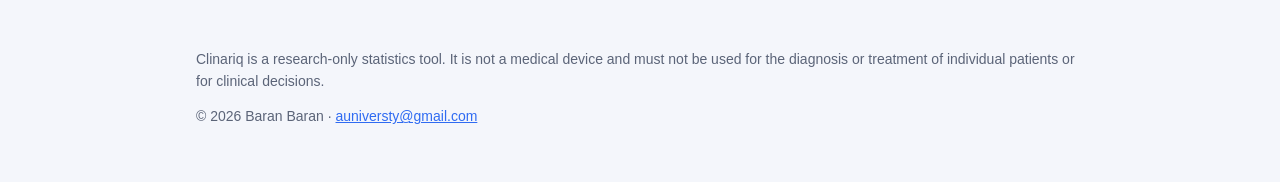
<file: en/terms.html>
<!doctype html>
<html lang="en">
<head>
<meta charset="utf-8">
<meta name="viewport" content="width=device-width, initial-scale=1">
<title>Terms of use · Clinariq</title>
<meta name="description" content="Terms of use">
<link rel="icon" href="../icon.png">
<link rel="apple-touch-icon" href="../icon.png">
<link rel="stylesheet" href="../styles.css">
</head>
<body>
<header class="bar">
  <a class="brand" href="index.html"><img src="../icon.png" alt="" width="28" height="28">Clinariq</a>
  <nav><a href="privacy.html">Privacy</a><a href="terms.html" aria-current="page">Terms of use</a><a href="intended-use.html">Intended use</a><a href="support.html">Support</a><a class="lang" href="../terms.html" hreflang="tr">Türkçe</a></nav>
</header>
<main>
<article>
<h1>Terms of use</h1>
<p>Effective date: 18 October 2026</p>
<p>By using Clinariq you accept Apple&#x27;s Licensed Application End User License Agreement (Standard EULA) and the additional terms below. If they conflict, the Apple EULA prevails.</p>
<h2>Intended use</h2>
<p>Clinariq is licensed for research-only statistical analysis and reporting. It is not a medical device and must not be used for the diagnosis or treatment of individual patients or for clinical decisions about a patient. See &quot;Intended use and limitations&quot; for details.</p>
<h2>Clinariq Pro</h2>
<ul>
<li>The free version lets you create one study, run its analyses, view the results on screen and use the sample size calculation. Clinariq Pro removes the study limit and unlocks the multivariable model, Table 1, the manuscript text, the ethics committee justification text and PDF, Word, Excel and CSV exports.</li>
<li>Pro is offered as a monthly or annual subscription or as a one-time lifetime purchase. Prices are shown in the App Store before you buy.</li>
<li>Payment is charged to your Apple ID when you confirm the purchase. Subscriptions renew automatically for the same period and price unless cancelled at least 24 hours before the end of the current period; renewal is charged within the 24 hours before the period ends.</li>
<li>You can manage or cancel your subscription in your App Store account settings. If a free trial is offered, you are not charged when you cancel before it ends; any unused part of a trial ends when you buy a subscription.</li>
<li>Refunds are subject to Apple&#x27;s terms and are requested through Apple.</li>
</ul>
<h2>Your responsibilities</h2>
<p>You are responsible for having the permissions needed to process the data you analyse, for meeting your ethical and legal obligations, and for how you interpret and use the results.</p>
<h2>No warranty</h2>
<p>Although the methods are tested against reference values, the app is provided &quot;as is&quot;. To the extent permitted by law, no express or implied warranty is given that results are error-free or fit for a particular purpose.</p>
<h2>Limitation of liability</h2>
<p>To the extent permitted by law, Baran Baran is not liable for indirect, incidental or consequential damages arising from use of the app or from decisions based on its results. Statutory consumer rights that cannot be waived are not affected.</p>
<h2>Changes</h2>
<p>These terms may be updated; the current version is published in the app.</p>
<h2>Contact</h2>
<p><a href="mailto:auniversty@gmail.com">auniversty@gmail.com</a></p>
</article>
</main>
<footer>
  <p>Clinariq is a research-only statistics tool. It is not a medical device and must not be used for the diagnosis or treatment of individual patients or for clinical decisions.</p>
  <p>© 2026 Baran Baran · <a href="mailto:auniversty@gmail.com">auniversty@gmail.com</a></p>
</footer>
</body>
</html>
</file>
<file: styles.css>
:root {
  --brand: #2f6bf2; --brand-soft: #eaf1ff; --canvas: #f4f6fb; --surface: #ffffff;
  --ink: #0f172a; --ink-2: #5b6478; --border: #e5e9f2; --warn-soft: #fff6e5;
  color-scheme: light dark;
}
@media (prefers-color-scheme: dark) {
  :root {
    --brand: #5b8cff; --brand-soft: #1b2640; --canvas: #0e1014; --surface: #171a21;
    --ink: #f1f5f9; --ink-2: #a3acbd; --border: #2a2f3a; --warn-soft: #2b2416;
  }
}
* { box-sizing: border-box; }
body { margin: 0; background: var(--canvas); color: var(--ink);
  font: 17px/1.55 -apple-system, BlinkMacSystemFont, "SF Pro Text", "Segoe UI", Roboto, sans-serif; }
a { color: var(--brand); }
.bar { display: flex; flex-wrap: wrap; gap: 8px 20px; align-items: center; justify-content: space-between;
  max-width: 920px; margin: 0 auto; padding: 16px; }
.brand { display: flex; gap: 10px; align-items: center; font-weight: 700; color: var(--ink); text-decoration: none; }
.brand img { border-radius: 7px; }
nav { display: flex; flex-wrap: wrap; gap: 4px 16px; font-size: 15px; }
nav a { color: var(--ink-2); text-decoration: none; }
nav a[aria-current="page"], nav a:hover { color: var(--brand); }
nav .lang { font-weight: 600; }
main { max-width: 920px; margin: 0 auto; padding: 0 16px 32px; }
section, article { background: var(--surface); border: 1px solid var(--border); border-radius: 18px;
  padding: 24px; margin: 16px 0; }
article { max-width: 760px; margin-left: auto; margin-right: auto; }
.hero { text-align: center; padding: 40px 24px; }
.hero img { border-radius: 22px; }
.hero h1 { font-size: 40px; margin: 12px 0 0; }
.subtitle { color: var(--brand); font-weight: 600; margin: 4px 0 12px; }
.lead { font-size: 19px; max-width: 620px; margin: 0 auto 20px; color: var(--ink-2); }
.cta { display: flex; flex-direction: column; align-items: center; gap: 8px; }
.button { display: inline-block; background: var(--brand); color: #fff; padding: 12px 22px; border-radius: 12px;
  font-weight: 600; text-decoration: none; overflow-wrap: anywhere; }
.pill { display: inline-block; background: var(--brand-soft); color: var(--brand); padding: 10px 18px;
  border-radius: 999px; font-weight: 600; }
.muted { color: var(--ink-2); font-size: 15px; }
h1 { font-size: 30px; line-height: 1.2; }
h2 { font-size: 21px; margin: 0 0 12px; }
article h2 { margin-top: 28px; }
h3 { font-size: 17px; margin: 0 0 6px; }
.grid { display: grid; grid-template-columns: repeat(auto-fit, minmax(220px, 1fr)); gap: 12px; }
.card { background: var(--brand-soft); border-radius: 14px; padding: 16px; }
.card p { margin: 0; color: var(--ink-2); font-size: 15px; }
.checks { padding-left: 22px; margin: 0; }
.checks li { margin: 4px 0; }
.note { background: var(--warn-soft); border-radius: 12px; padding: 12px 14px; font-size: 15px; }
details { border-top: 1px solid var(--border); padding: 12px 0; }
summary { font-weight: 600; cursor: pointer; }
details p { color: var(--ink-2); margin: 8px 0 0; }
footer { max-width: 920px; margin: 0 auto; padding: 8px 16px 40px; color: var(--ink-2); font-size: 14px; }
@media (max-width: 520px) {
  body { font-size: 16px; }
  section, article { padding: 18px; }
  .hero h1 { font-size: 32px; }
  h1 { font-size: 26px; }
}
</file>
